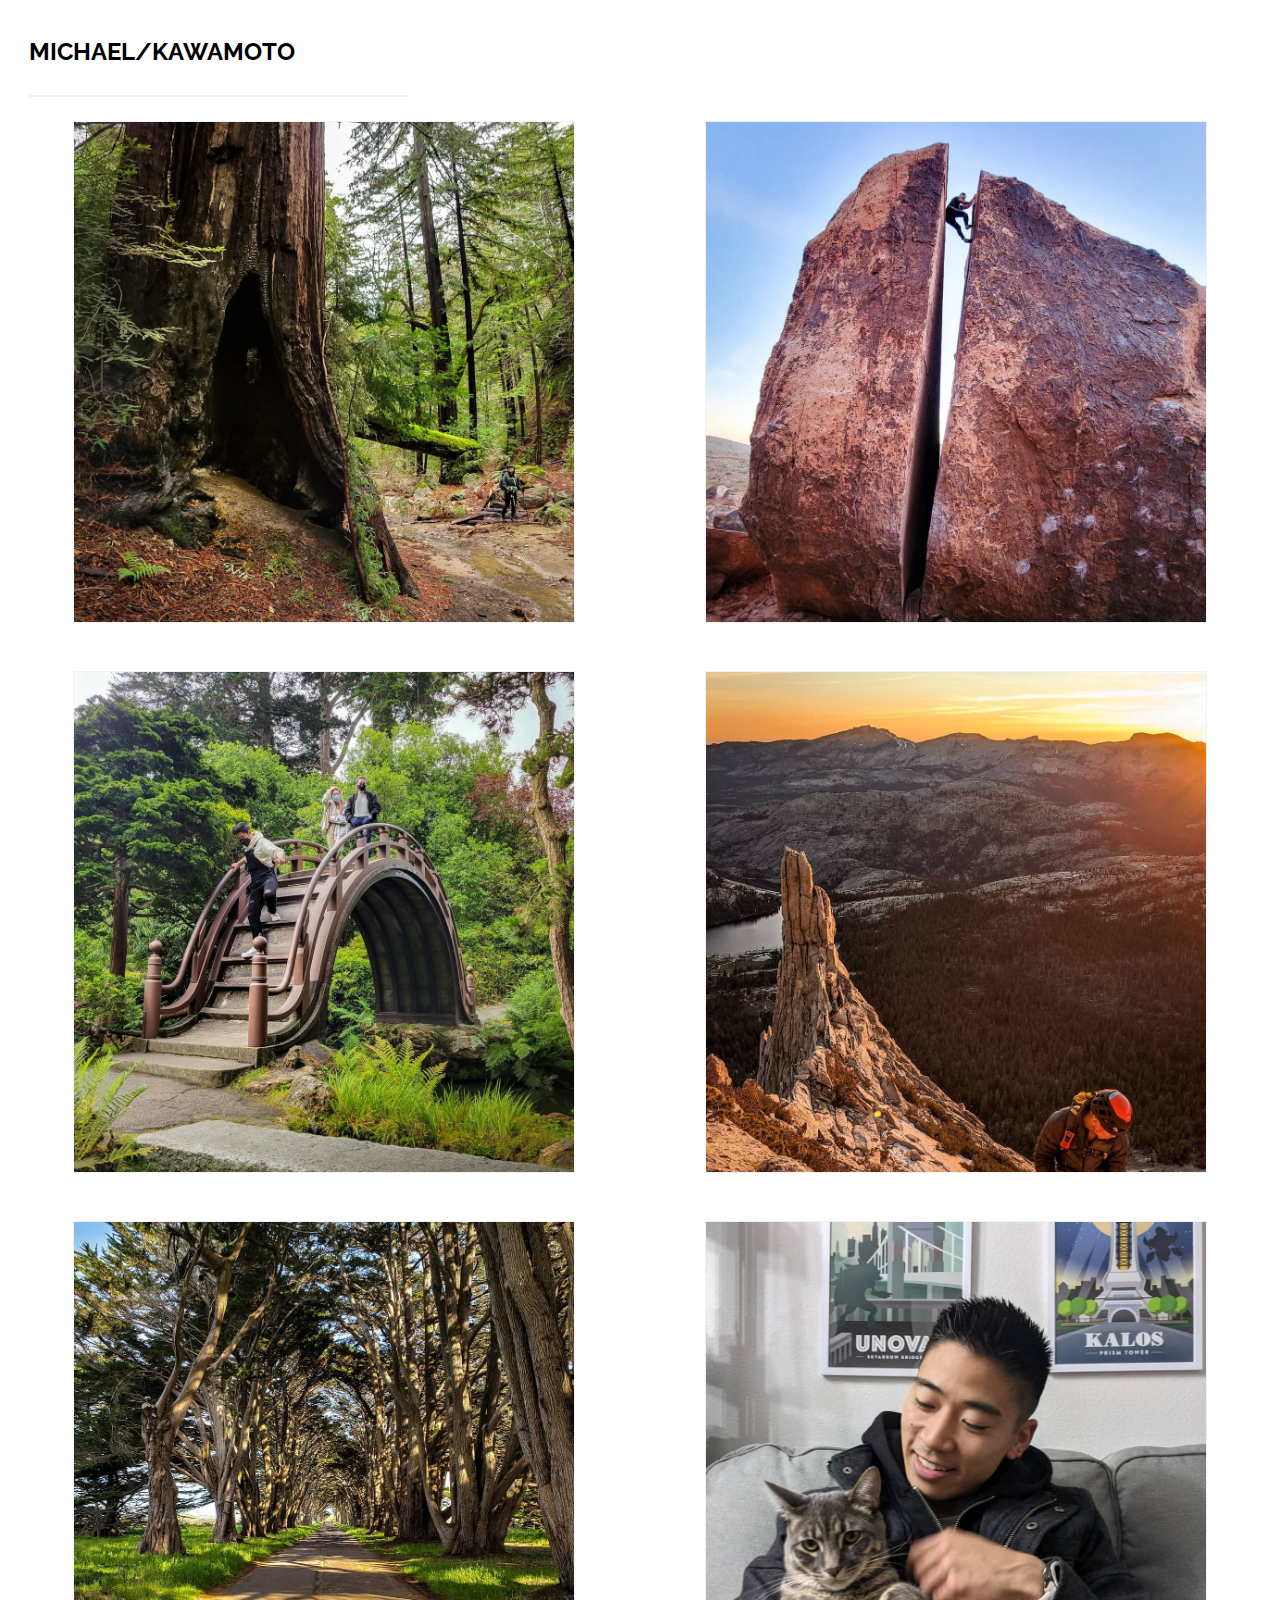
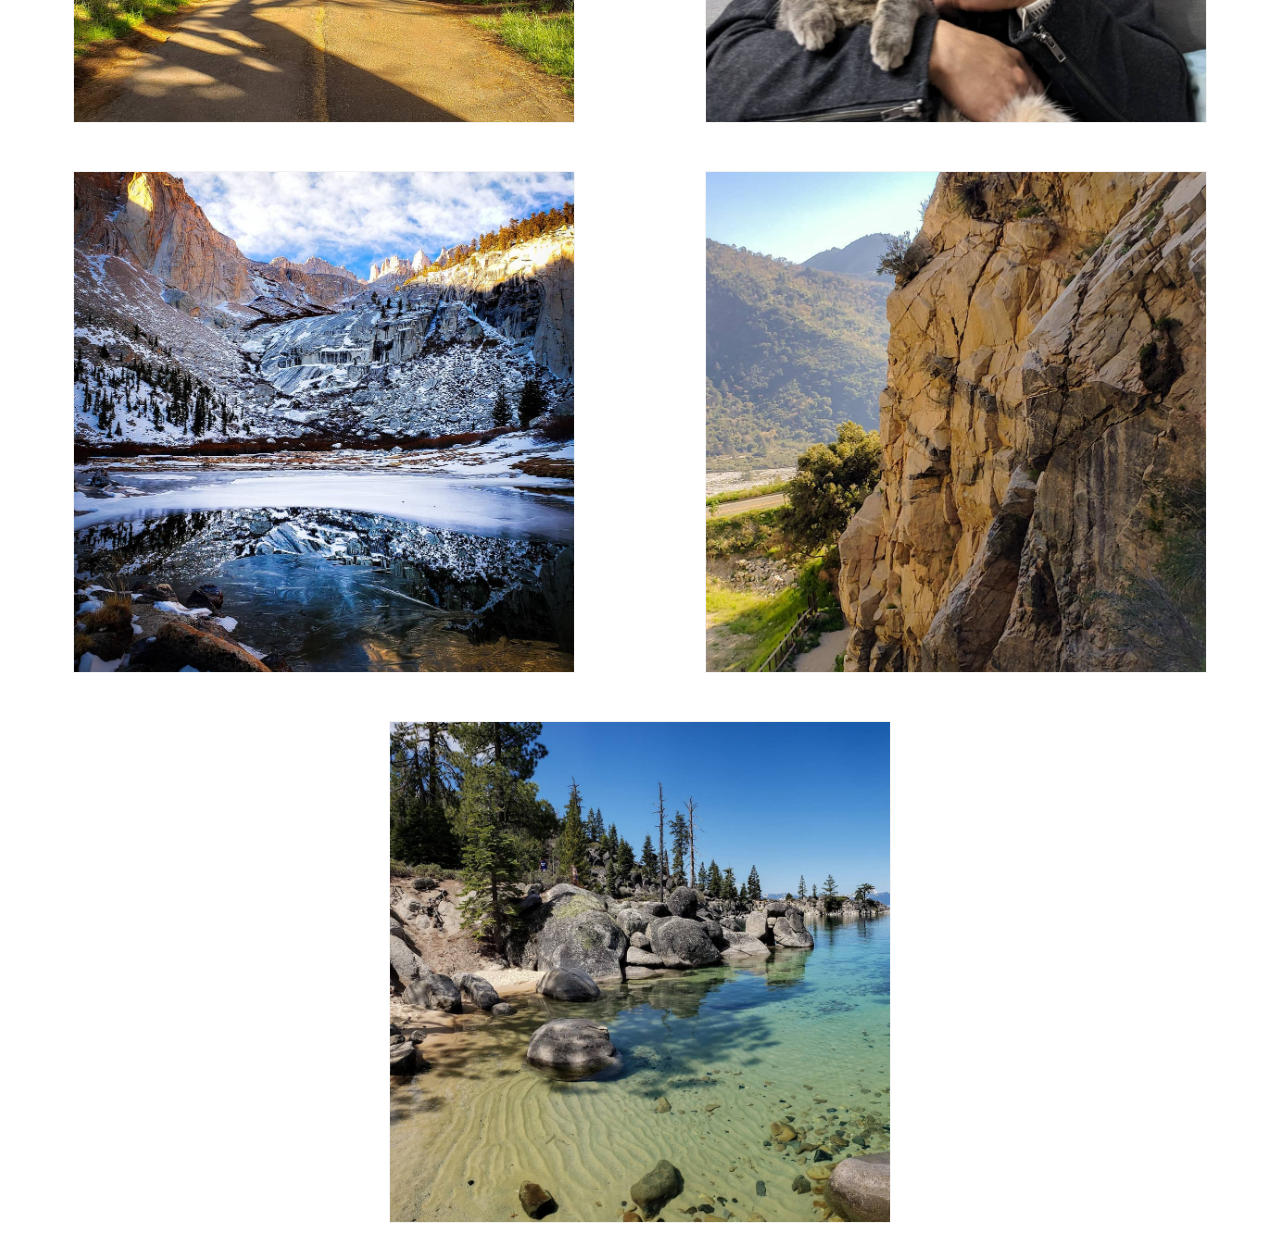
<file: index.html>
<!DOCTYPE html>
<html>

<head>
    <title>Photo Blog</title>
    <link href="photos.css" rel="stylesheet">
    <link rel="preconnect" href="https://fonts.googleapis.com">
    <link rel="preconnect" href="https://fonts.gstatic.com" crossorigin>
    <link href="https://fonts.googleapis.com/css2?family=Raleway:wght@800&display=swap" rel="stylesheet">
</head>

<body>

    <nav>Michael/Kawamoto</nav>
    
    <main>
        <img src="mike1.jfif"><img src="mike2.jfif"><img src="mike3.jpg">
        <img src="mike4.jpg"><img src="mike5.jpg"><img src="mike6.jpg">
        <img src="mike7.jpg"><img src="mike8.jpg"><img src="mike9.jpg">
    </main>

</body>

</html>
</file>
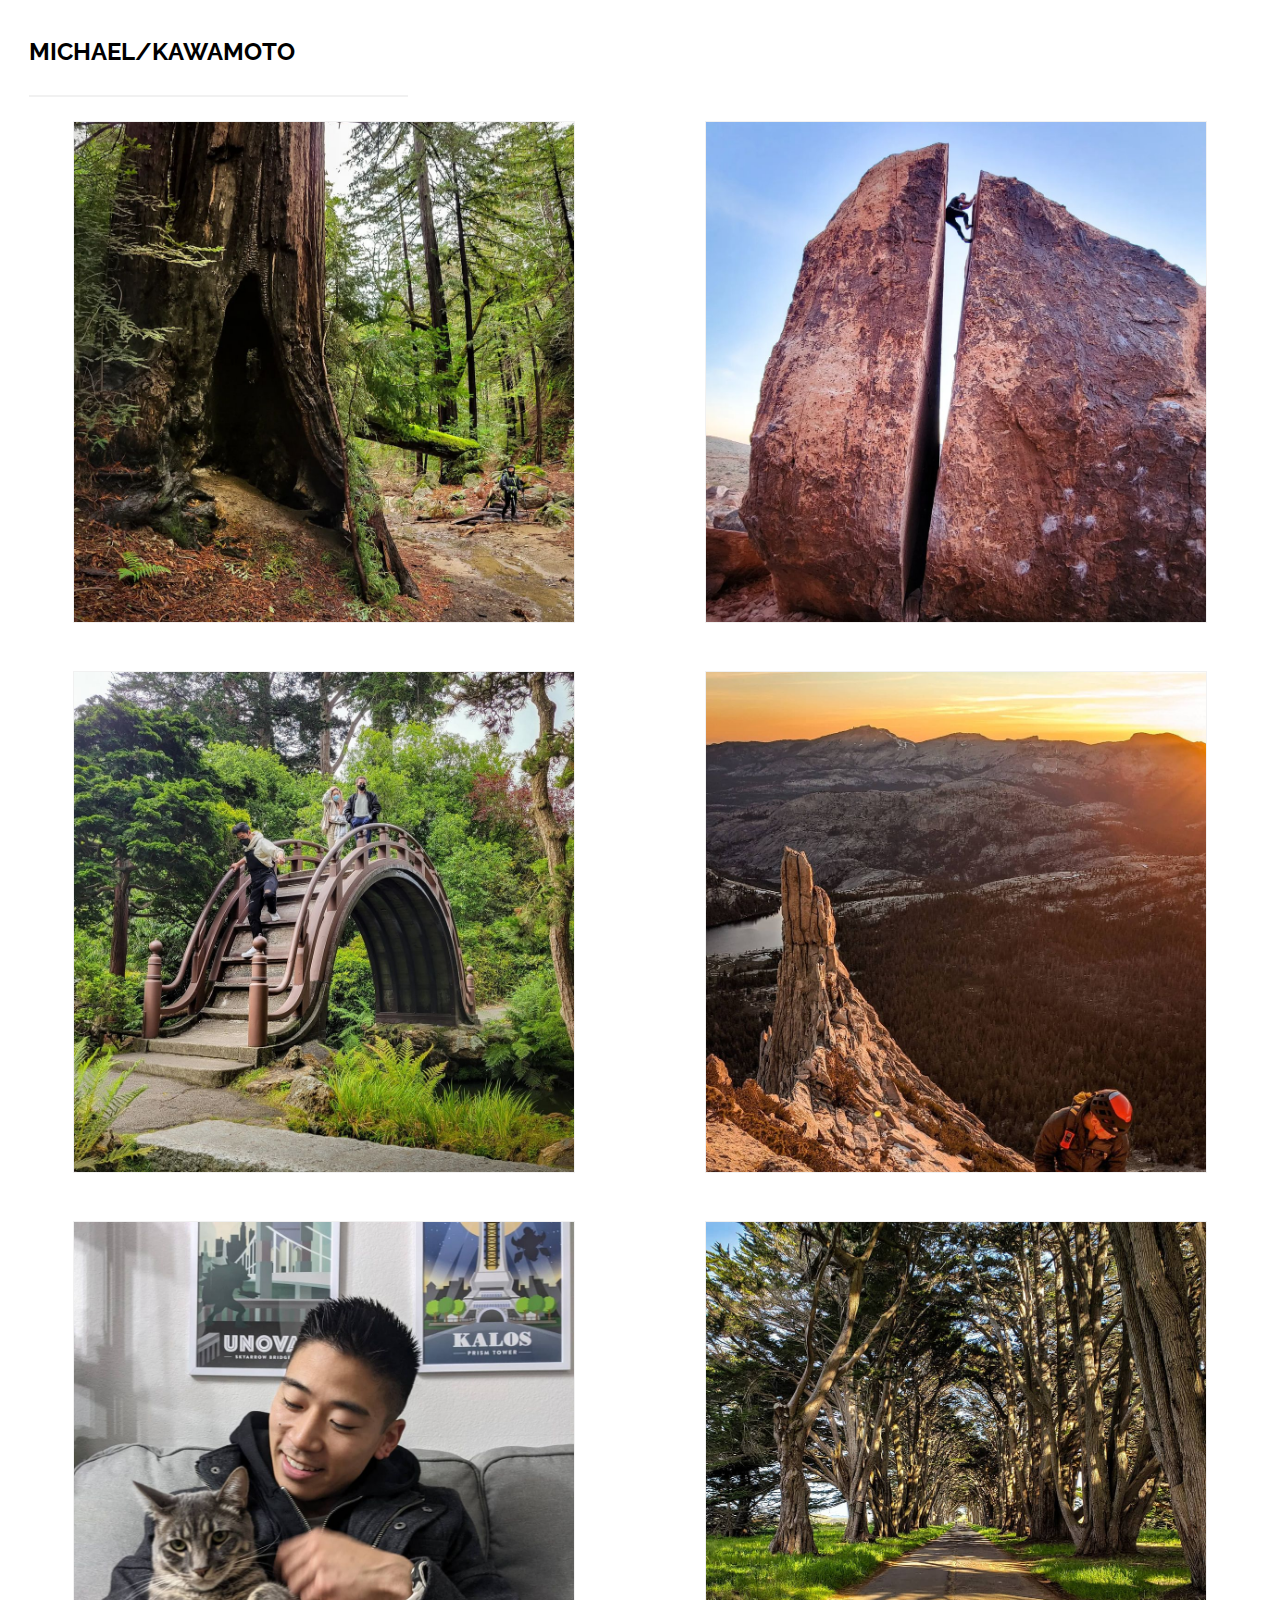
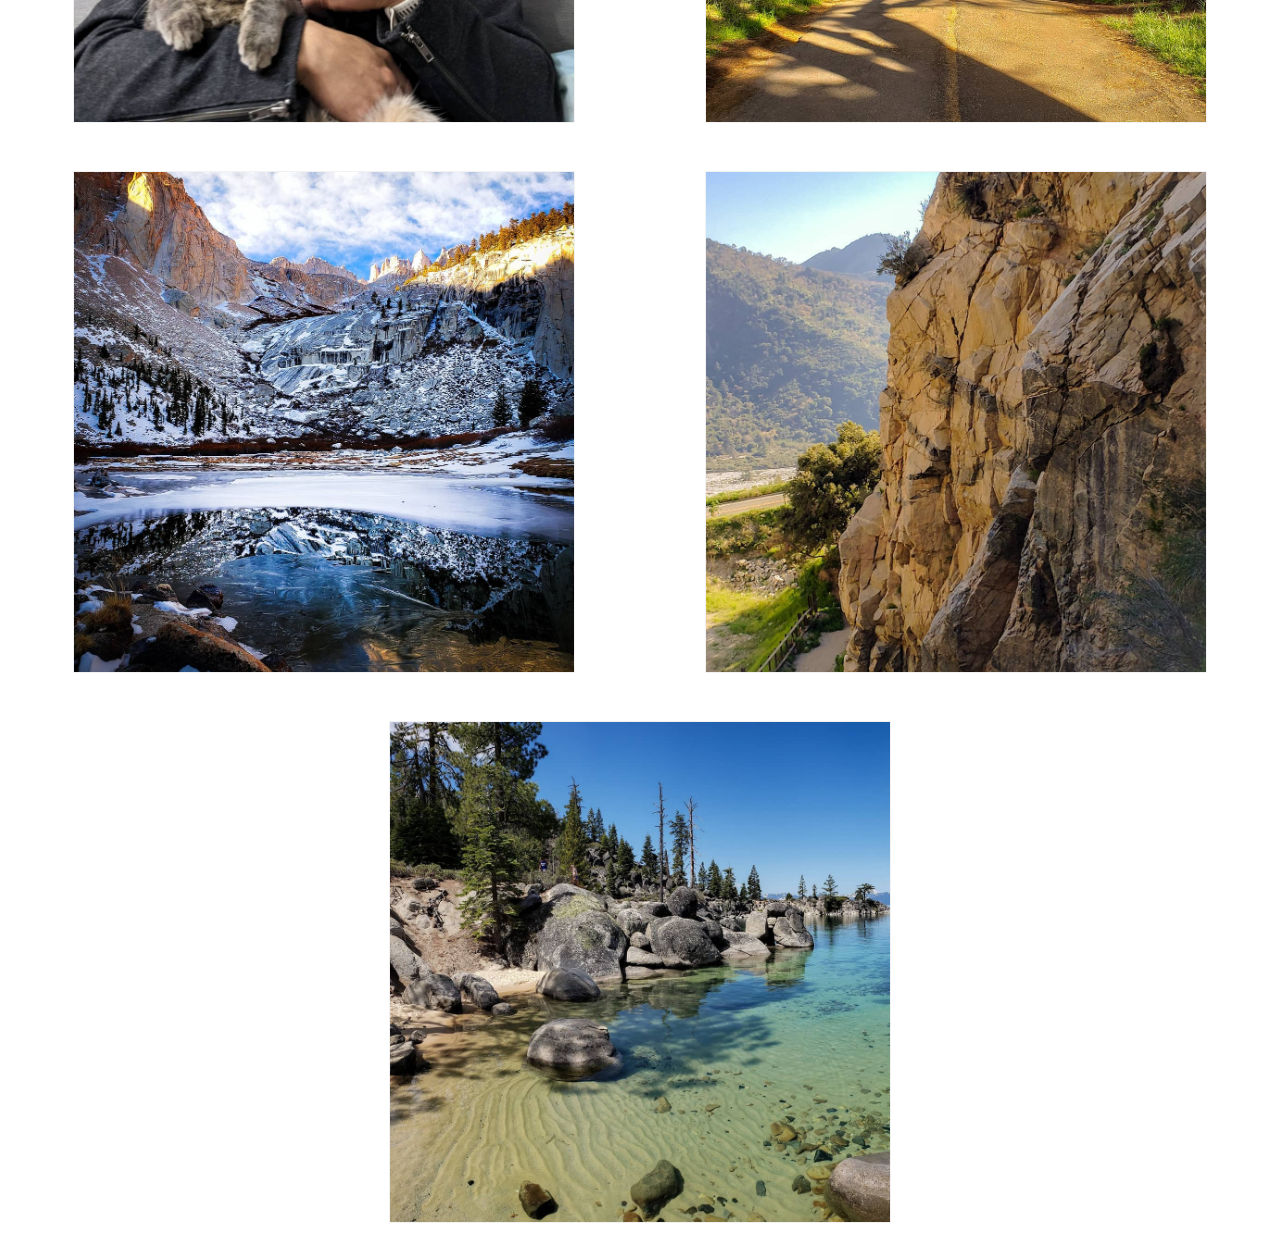
<file: photosite.html>
<!DOCTYPE html>
<html>

<head>
    <title>Photo Blog</title>
    <link href="photos.css" rel="stylesheet">
    <link rel="preconnect" href="https://fonts.googleapis.com">
    <link rel="preconnect" href="https://fonts.gstatic.com" crossorigin>
    <link href="https://fonts.googleapis.com/css2?family=Raleway:wght@800&display=swap" rel="stylesheet">
</head>

<body>

    <nav>Michael/Kawamoto</nav>

    <main>


        <img src="mike1.jfif"><img src="mike2.jfif"><img src="mike3.jpg">
        <img src="mike4.jpg"><img src="mike6.jpg"><img src="mike5.jpg">
        <img src="mike7.jpg"><img src="mike8.jpg"><img src="mike9.jpg">
    </main>

</body>

</html>
</file>
<file: photos.css>
img {
    width: 500px;
    height: 500px;
    object-fit: cover;
    margin: 1.5em;
    border: 1px solid #f1f1f1;
}

main {
    width: auto;
    display: flex;
    justify-content: space-around;
    flex-direction: row;
    flex-wrap: wrap;

}

nav {
    text-transform: uppercase;
    font-size: 1.5em;
    border-bottom: 2px solid #f1f1f1;
    width: 30%;
    margin-left: calc(10%/6);
    padding: 1.2em 0;
    font-family: 'Raleway', sans-serif;
    font-weight: bolder;
}
</file>
